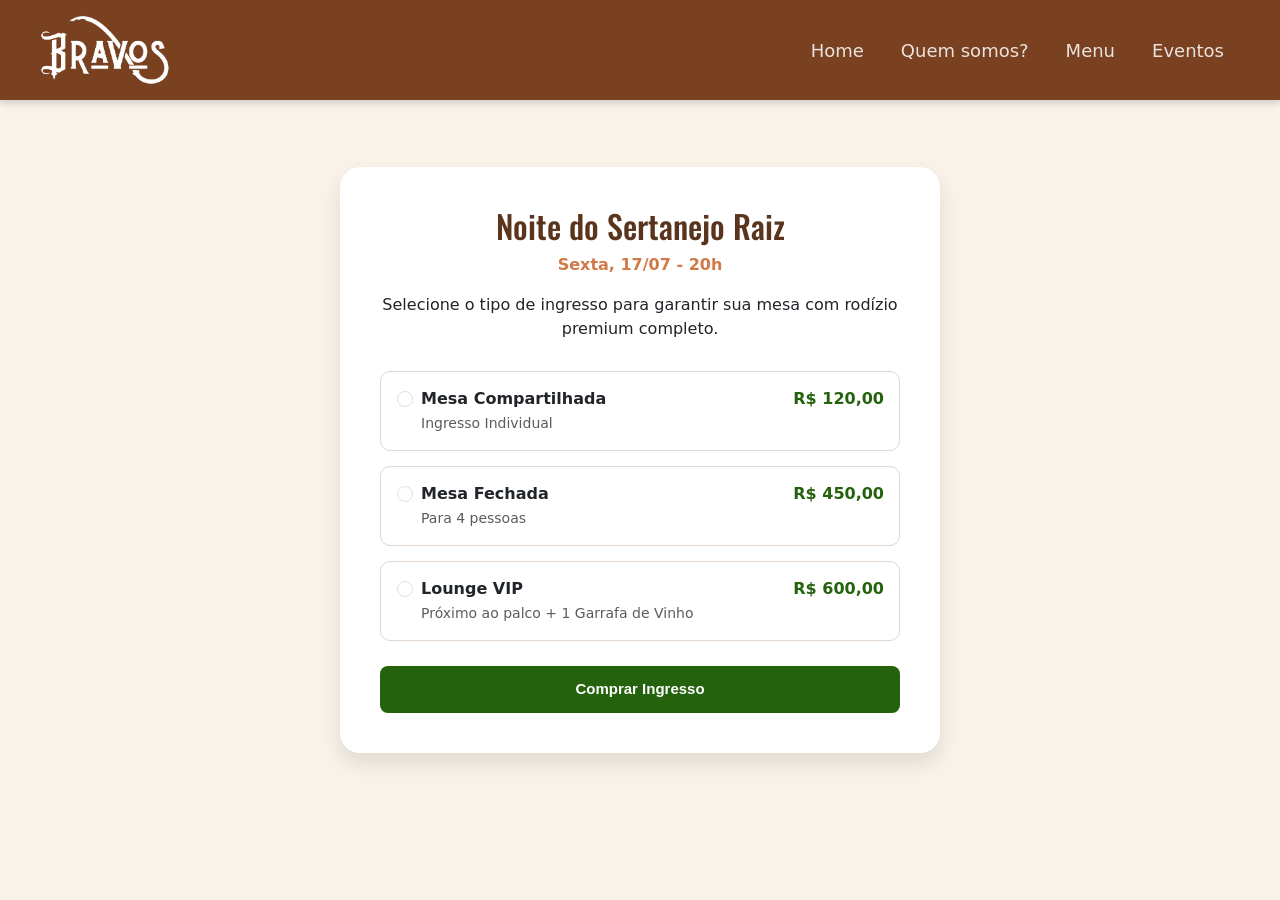
<file: puclic/eventos1.html>
<!DOCTYPE html>
<html lang="pt-br">
<head>
    <meta charset="UTF-8">
    <meta name="viewport" content="width=device-width, initial-scale=1.0">
    <title>Sertanejo Raiz - Bravos Churrascaria</title>
    <link href="https://cdn.jsdelivr.net/npm/bootstrap@5.3.8/dist/css/bootstrap.min.css" rel="stylesheet">
    <link rel="stylesheet" type="text/css" href="style.css">
</head>
<body style="background-color: #f7eee2bf;">
    
    <!-- Cabeçalho simplificado para navegação -->
<header>
        <a id="logo" href="index.html">
            <img src="img/img-logo2.png" alt="Logo Bravos">
        </a>
        <!-- Botão do menu responsivo para celular -->
        <button id="menu-toggle" aria-label="Abrir menu">&#9776;</button>
        <nav id="navegacao">
            <ul class="nav nav-pills">
                <li class="nav-item">
                    <a class="nav-link" href="index.html">Home</a>
                </li>
                <li class="nav-item">
                    <a class="nav-link" href="index.html#quem-somos">Quem somos?</a>
                </li>
                <li class="nav-item">
                    <a class="nav-link" href="index.html#Menu">Menu</a>
                </li>
                <li class="nav-item">
                    <a class="nav-link" href="index.html#Eventos">Eventos</a>
                </li>
            </ul>
        </nav>
    </header>
    <main style="min-height: 80vh; display: flex; justify-content: center; align-items: center; padding: 20px;">
        <div style="background-color: white; padding: 40px; border-radius: 20px; box-shadow: 0 10px 20px rgba(0,0,0,0.1); width: 100%; max-width: 600px;">
            <h2 style="color: #5b341d; font-family: 'Oswald', sans-serif; text-align: center;">Noite do Sertanejo Raiz</h2>
            <p style="text-align: center; color: #d27a47; font-weight: bold;">Sexta, 17/07 - 20h</p>
            <p style="text-align: center; margin-bottom: 30px;">Selecione o tipo de ingresso para garantir sua mesa com rodízio premium completo.</p>

            <div id="mensagemAlertaEvento" class="alert d-none" role="alert"></div>

            <form id="formCompraEvento">
                <div class="form-check" style="border: 1px solid #e2d6cd; padding: 15px 15px 15px 40px; border-radius: 10px; margin-bottom: 15px;">
                    <input class="form-check-input" type="radio" name="tipoIngresso" id="ingressoLote1" value="Mesa Compartilhada" required>
                    <label class="form-check-label w-100 d-flex justify-content-between" for="ingressoLote1">
                        <span><strong>Mesa Compartilhada</strong><br><small class="text-muted">Ingresso Individual</small></span>
                        <span style="color: #24620e; font-weight: bold;">R$ 120,00</span>
                    </label>
                </div>

                <div class="form-check" style="border: 1px solid #e2d6cd; padding: 15px 15px 15px 40px; border-radius: 10px; margin-bottom: 15px;">
                    <input class="form-check-input" type="radio" name="tipoIngresso" id="ingressoLote2" value="Mesa Fechada (4 Pessoas)">
                    <label class="form-check-label w-100 d-flex justify-content-between" for="ingressoLote2">
                        <span><strong>Mesa Fechada</strong><br><small class="text-muted">Para 4 pessoas</small></span>
                        <span style="color: #24620e; font-weight: bold;">R$ 450,00</span>
                    </label>
                </div>

                <div class="form-check" style="border: 1px solid #e2d6cd; padding: 15px 15px 15px 40px; border-radius: 10px; margin-bottom: 25px;">
                    <input class="form-check-input" type="radio" name="tipoIngresso" id="ingressoLote3" value="Lounge VIP">
                    <label class="form-check-label w-100 d-flex justify-content-between" for="ingressoLote3">
                        <span><strong>Lounge VIP</strong><br><small class="text-muted">Próximo ao palco + 1 Garrafa de Vinho</small></span>
                        <span style="color: #24620e; font-weight: bold;">R$ 600,00</span>
                    </label>
                </div>

                <button type="button" onclick="simularCompra()" style="background-color: #24620e; color: white; width: 100%; padding: 12px; border: none; border-radius: 8px; font-weight: bold; font-family: Verdana, sans-serif;">Comprar Ingresso</button>
            </form>
        </div>
    </main>

    <script>
        function simularCompra() {
            const opcaoSelecionada = document.querySelector('input[name="tipoIngresso"]:checked');
            const mensagemAlerta = document.getElementById("mensagemAlertaEvento");
            const formulario = document.getElementById("formCompraEvento");

            if (opcaoSelecionada) {
                mensagemAlerta.textContent = `Sucesso! Você garantiu o ingresso: ${opcaoSelecionada.value}. (Simulação concluída)`;
                mensagemAlerta.classList.remove("d-none", "alert-danger");
                mensagemAlerta.classList.add("alert-success");
                formulario.style.display = "none";
            } else {
                mensagemAlerta.textContent = "Por favor, selecione uma opção de ingresso.";
                mensagemAlerta.classList.remove("d-none", "alert-success");
                mensagemAlerta.classList.add("alert-danger");
            }
        }
    </script>
    
    <script src="script.js"></script>
</body>
</html>
</file>
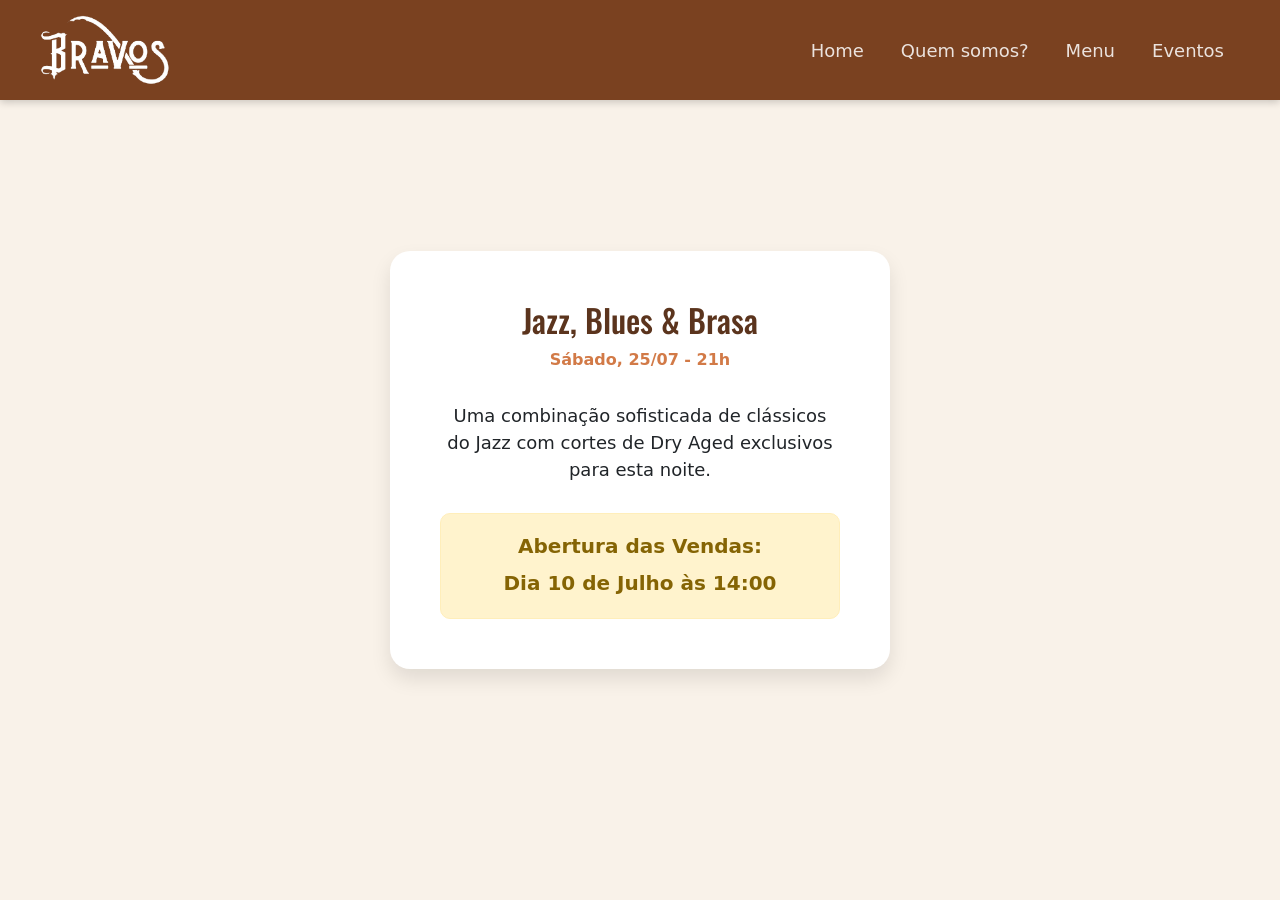
<file: puclic/eventos2.html>
<!DOCTYPE html>
<html lang="pt-br">
<head>
    <meta charset="UTF-8">
    <meta name="viewport" content="width=device-width, initial-scale=1.0">
    <title>Jazz, Blues & Brasa - Bravos Churrascaria</title>
    <link href="https://cdn.jsdelivr.net/npm/bootstrap@5.3.8/dist/css/bootstrap.min.css" rel="stylesheet">
    <link rel="stylesheet" type="text/css" href="style.css">
</head>
<body style="background-color: #f7eee2bf;">
    
<header>
        <a id="logo" href="index.html">
            <img src="img/img-logo2.png" alt="Logo Bravos">
        </a>
        <!-- Botão do menu responsivo para celular -->
        <button id="menu-toggle" aria-label="Abrir menu">&#9776;</button>
        <nav id="navegacao">
            <ul class="nav nav-pills">
                <li class="nav-item">
                    <a class="nav-link" href="index.html">Home</a>
                </li>
                <li class="nav-item">
                    <a class="nav-link" href="index.html#quem-somos">Quem somos?</a>
                </li>
                <li class="nav-item">
                    <a class="nav-link" href="index.html#Menu">Menu</a>
                </li>
                <li class="nav-item">
                    <a class="nav-link" href="index.html#Eventos">Eventos</a>
                </li>
            </ul>
        </nav>
    </header>

    <main style="min-height: 80vh; display: flex; justify-content: center; align-items: center; padding: 20px;">
        <div style="background-color: white; padding: 50px; border-radius: 20px; box-shadow: 0 10px 20px rgba(0,0,0,0.1); width: 100%; max-width: 500px; text-align: center;">
            <h2 style="color: #5b341d; font-family: 'Oswald', sans-serif;">Jazz, Blues & Brasa</h2>
            <p style="color: #d27a47; font-weight: bold; margin-bottom: 30px;">Sábado, 25/07 - 21h</p>
            
            <p style="font-size: 18px;">Uma combinação sofisticada de clássicos do Jazz com cortes de Dry Aged exclusivos para esta noite.</p>
            
            <div style="background-color: #fff3cd; color: #856404; padding: 20px; border-radius: 10px; border: 1px solid #ffeeba; margin-top: 30px;">
                <h5 style="margin: 0; font-weight: bold;">Abertura das Vendas:</h5>
                <p style="margin: 10px 0 0 0; font-size: 20px;"><strong>Dia 10 de Julho às 14:00</strong></p>
            </div>
        </div>
    </main>
    <script src="script.js"></script>
</body>
</html>
</file>
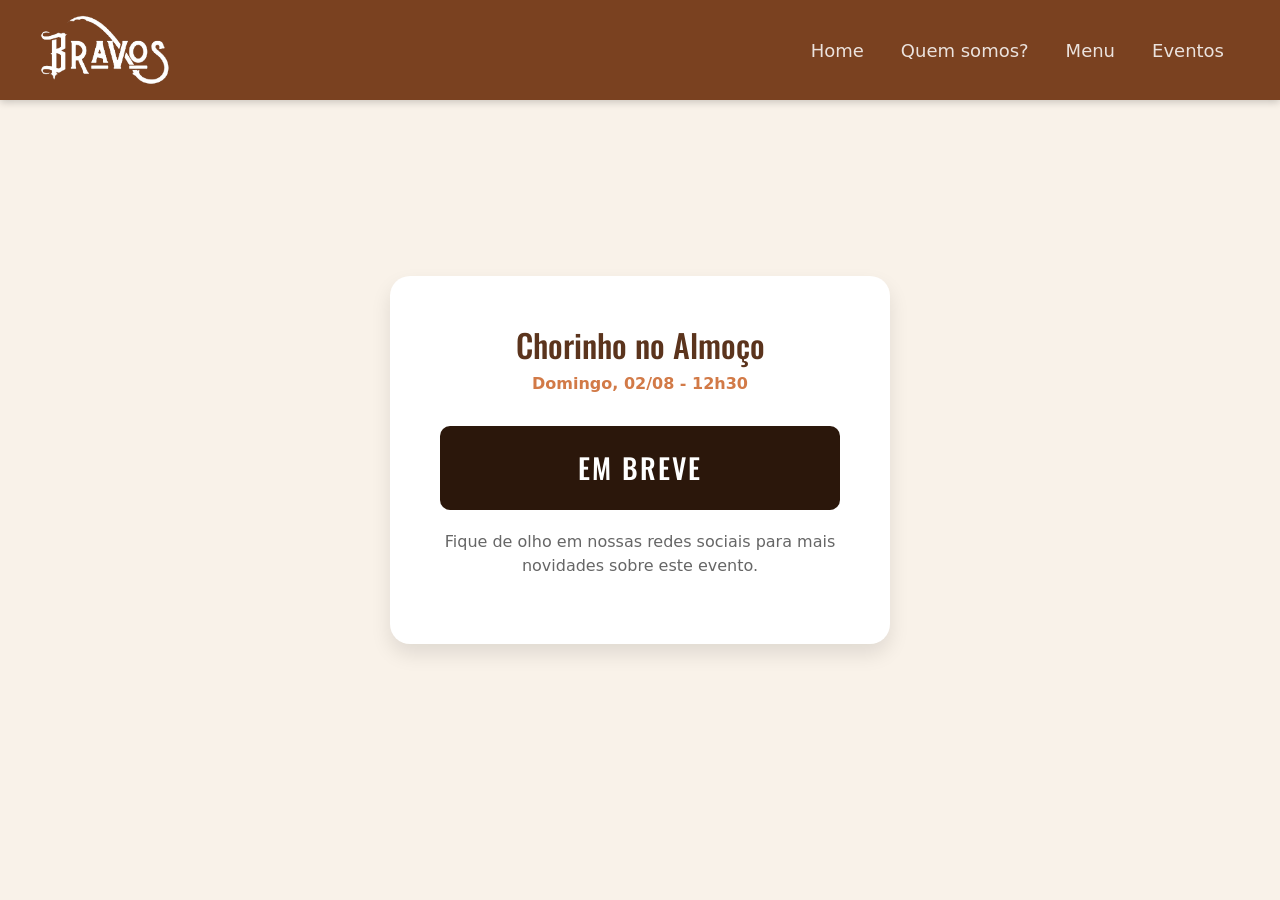
<file: puclic/eventos3.html>
<!DOCTYPE html>
<html lang="pt-br">
<head>
    <meta charset="UTF-8">
    <meta name="viewport" content="width=device-width, initial-scale=1.0">
    <title>Chorinho no Almoço - Bravos Churrascaria</title>
    <link href="https://cdn.jsdelivr.net/npm/bootstrap@5.3.8/dist/css/bootstrap.min.css" rel="stylesheet">
    <link rel="stylesheet" type="text/css" href="style.css">
</head>
<body style="background-color: #f7eee2bf;">
    
<header>
        <a id="logo" href="index.html">
            <img src="img/img-logo2.png" alt="Logo Bravos">
        </a>
        <button id="menu-toggle" aria-label="Abrir menu">&#9776;</button>
        <nav id="navegacao">
            <ul class="nav nav-pills">
                <li class="nav-item">
                    <a class="nav-link" href="index.html">Home</a>
                </li>
                <li class="nav-item">
                    <a class="nav-link" href="index.html#quem-somos">Quem somos?</a>
                </li>
                <li class="nav-item">
                    <a class="nav-link" href="index.html#Menu">Menu</a>
                </li>
                <li class="nav-item">
                    <a class="nav-link" href="index.html#Eventos">Eventos</a>
                </li>
            </ul>
        </nav>
    </header>

    <main style="min-height: 80vh; display: flex; justify-content: center; align-items: center; padding: 20px;">
        <div style="background-color: white; padding: 50px; border-radius: 20px; box-shadow: 0 10px 20px rgba(0,0,0,0.1); width: 100%; max-width: 500px; text-align: center;">
            <h2 style="color: #5b341d; font-family: 'Oswald', sans-serif;">Chorinho no Almoço</h2>
            <p style="color: #d27a47; font-weight: bold; margin-bottom: 30px;">Domingo, 02/08 - 12h30</p>
            
            <div style="background-color: #2b170b; color: white; padding: 25px; border-radius: 10px; margin-top: 20px;">
                <h3 style="margin: 0; font-family: 'Oswald', sans-serif; letter-spacing: 2px; text-transform: uppercase;">Em Breve</h3>
            </div>
            
            <p style="margin-top: 20px; color: #666;">Fique de olho em nossas redes sociais para mais novidades sobre este evento.</p>
        </div>
    </main>
    <script src="script.js"></script>
</body>
</html>
</file>
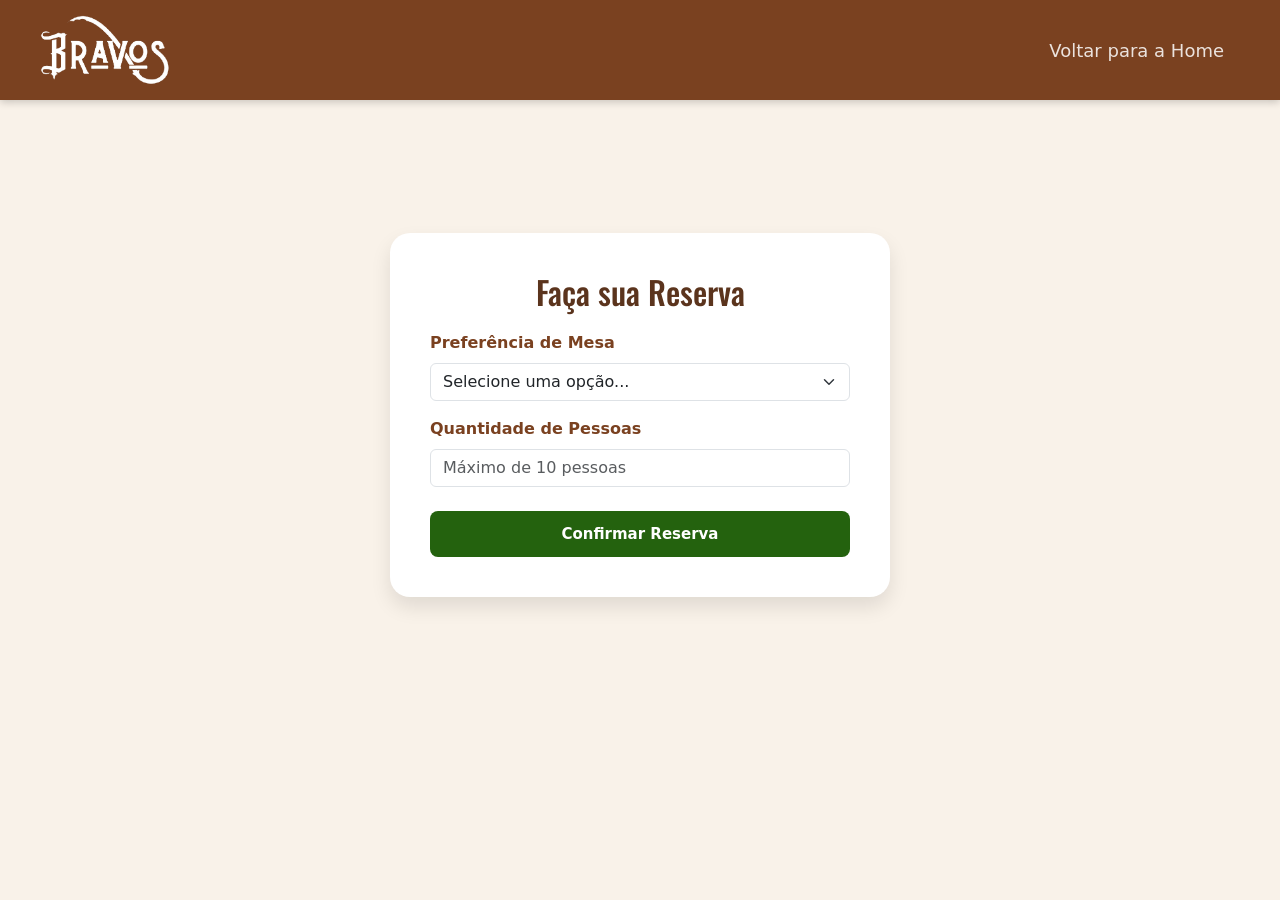
<file: puclic/reserva.html>
<!DOCTYPE html>
<html lang="pt-br">
<head>
    <meta charset="UTF-8">
    <meta name="viewport" content="width=device-width, initial-scale=1.0">
    <title>Reserva - Bravos Churrascaria</title>
    <link href="https://cdn.jsdelivr.net/npm/bootstrap@5.3.8/dist/css/bootstrap.min.css" rel="stylesheet">
    <link rel="stylesheet" type="text/css" href="style.css">
</head>
<body>
    <header>
        <a id="logo" href="index.html">
            <img src="img/img-logo2.png" alt="Logo Bravos">
        </a>
        <nav id="navegacao">
            <ul class="nav nav-pills">
                <li class="nav-item">
                    <a class="nav-link" href="index.html">Voltar para a Home</a>
                </li>
            </ul>
        </nav>
    </header>

    <main style="min-height: 70vh; display: flex; justify-content: center; align-items: center;">
        <section id="area-reserva" style="background-color: white; padding: 40px; border-radius: 20px; box-shadow: 0 10px 20px rgba(0,0,0,0.1); width: 100%; max-width: 500px;">
            <h2 style="color: #5b341d; font-family: 'Oswald', sans-serif; text-align: center; margin-bottom: 20px;">Faça sua Reserva</h2>

            <div id="mensagemAlerta" class="alert d-none" role="alert"></div>

            <form id="formReserva">
                <div class="mb-3">
                    <label for="mesa" class="form-label" style="font-weight: bold; color: #7a4120;">Preferência de Mesa</label>
                    <select class="form-select" id="mesa" required>
                        <option value="" disabled selected>Selecione uma opção...</option>
                        <option value="Salao Principal">Salão Principal</option>
                        <option value="Area Externa">Área Externa</option>
                        <option value="Proximo a Churrasqueira">Próximo à Churrasqueira</option>
                        <option value="Espaco Kids">Próximo ao Espaço Kids</option>
                    </select>
                </div>

                <div class="mb-4">
                    <label for="pessoas" class="form-label" style="font-weight: bold; color: #7a4120;">Quantidade de Pessoas</label>
                    <!-- O input number com max="10" trava a inserção de números maiores -->
                    <input type="number" class="form-control" id="pessoas" min="1" max="10" placeholder="Máximo de 10 pessoas" required>
                </div>

                <button type="submit" id="confirmarReserva" style="background-color: #24620e; color: white; width: 100%; padding: 12px; border: none; border-radius: 8px; font-weight: bold; transition: 0.3s;">Confirmar Reserva</button>
            </form>
        </section>
    </main>

    <script src="script.js"></script>
</body>
</html>
</file>
<file: puclic/style.css>
/* Fontes e Imagens */
@import url('https://fonts.googleapis.com/css2?family=Oswald:wght@200..700&family=Sekuya&display=swap');
@import url('https://fonts.googleapis.com/css2?family=Sekuya&display=swap');

html {
    scroll-behavior: smooth;
}

header {
    position: sticky;
    top: 0;
    z-index: 9999;

    display: flex;
    justify-content: space-between;
    align-items: center;

    padding: 15px 40px;
    background: #7a4120;

    box-shadow: 0 2px 8px rgba(0, 0, 0, .2);
}

#logo {
    display: flex;
}

#logo img {
    height: 70px;
    width: auto;
}

#navegacao {
    font-size: 18px;
    font-weight: 500;
}

#navegacao .nav-link {
    color: rgba(255, 255, 255, 0.85);
    transition: all 0.2s ease-in-out;
    margin-left: 5px;
}

#navegacao .nav-link:hover:not(.disabled) {
    color: #ffffff;
    background-color: rgba(255, 255, 255, 0.15);
}

#navegacao .nav-pills .nav-link.active {
    color: #8A4721 !important;
    background-color: #ffffff !important;
}

#navegacao .nav-link.disabled {
    color: rgba(255, 255, 255, 0.35) !important;
}

#menu-toggle {
    display: none;
    background: none;
    border: 1px solid rgba(255, 255, 255, 0.5);
    border-radius: 5px;
    color: white;
    font-size: 24px;
    cursor: pointer;
    padding: 5px 15px;
}

/* NOVO: Classe que o JavaScript vai usar para mostrar o menu */
#navegacao.ativo {
    display: block !important;
}


/* Começo corpo da página Index (Home) */
/* Primeira Seção */
body {
    background-color: #f7eee2bf;
}

/* Primeira Seção Corrigida com Flexbox */
#home-intro {
    display: flex;
    align-items: center;
    justify-content: center; /* ALTERADO: Centraliza os itens no meio da tela */
    gap: 100px; /* Aumentamos um pouco o espaço entre o texto e a foto para respirar melhor */
    max-width: 1200px; /* Define um tamanho máximo igual ao das outras seções */
    margin: 100px auto; /* O 'auto' nas laterais garante que a seção inteira fique no centro da página */
}

#conteudo-intro {
    display: flex;
    flex-direction: column;
    max-width: 600px;
}

#textoIntro {
    font-family: "Elms Sans", sans-serif;
    text-align: justify;
    font-size: 20px;
    /* Removemos o float: left e a largura fixa que estavam quebrando o layout */
}

#destaque {
    font-family: "Oswald", system-ui;
    font-size: 24px;
    color: #5b341d;
}

#nomeDestaque {
    font-family: "Sekuya", system-ui;
    font-size: 32px;
    color: #d27a47;
}

#botoes-intro {
    display: flex;
    gap: 15px;
    margin-top: 20px;
}

#foto {
    display: flex;
    justify-content: center;
}

#foto img {
    max-width: 550px;
    width: 100%;
    height: 370px;
    object-fit: cover;
    border-radius: 20px;
    transition: transform 0.5s cubic-bezier(0.175, 0.885, 0.32, 1.275);
}

#foto img:hover {
    transform: scale(1.05) rotate(2deg);
}

button {
    flex: 1;
    padding: 10px;
    border: 1px rgb(112, 80, 52);
    border-radius: 10px;
    cursor: pointer;
    font-size: 15px;
    transition: .3s;
}

#reserva {
    background-color: #24620e;
    width: 280px;
    font-family: Verdana, Geneva, Tahoma, sans-serif;
    font-weight: bold;
    color: #ffffff;
}

#reserva:hover {
    background: #3ea619;
    border: 1px #164505;
    transform: scale(1.01);
}

#visualizarMenu {
    background-color: #24620e;
    width: 280px;
    font-family: Verdana, Geneva, Tahoma, sans-serif;
    font-weight: bold;
    color: #ffffff;
}

#visualizarMenu:hover {
    background: #3ea619;
    border: 1px #164505;
    transform: scale(1.01);
}

/* Fim da Primeira Seção */


/* Segunda Seção */
#LinhasID {
    display: flex;
    justify-content: center;
    align-items: center;
    max-width: 1200px;
    width: 100%;
    margin: 70px auto 0;
    /* ALTERADO: Adicionado 'auto' para centralizar perfeitamente */
}

.linha-decorativa {
    flex: 1;
    /* ALTERADO: Isso faz a linha crescer ou encolher automaticamente conforme a tela */
    max-width: 450px;
    /* Limita o tamanho máximo para não esticar demais em telas gigantes */
    height: 2px;
    background-color: #d27a47;
}

#Star {
    color: #d27a47;
    font-size: 38px;
    padding: 0 20px;
    line-height: 1;
}

#text {
    margin-top: 15px;
    font-family: "Oswald", system-ui;
    color: #5b341d;
    text-align: center;
}

#text h1 {
    font-size: 45px;
}

.cards-historia-container {
    max-width: 1200px;
    margin: 30px auto 0;
    /* ALTERADO: Adicionado 'auto' para centralizar os cards com o título */
    border-radius: 20px;
    padding: 35px;
    box-sizing: border-box;
    display: grid;
    grid-template-columns: repeat(auto-fit, minmax(240px, 1fr));
    gap: 25px;
}

.card-historia-item {
    background-color: #ffffff;
    border-radius: 12px;
    overflow: hidden;
    border: solid 1px rgba(210, 122, 71, 0.15);
    display: flex;
    flex-direction: column;

    transition: transform 0.3s ease, box-shadow 0.3s ease, outline 0.3s ease;
}

.card-historia-item:hover {
    transform: translateY(-8px);
    box-shadow: 0 12px 24px rgba(210, 122, 71, 0.25);
    outline: 2px solid #d27a47;
    outline-offset: 4px;
}

.card-historia-imagem img {
    width: 100%;
    height: 180px;
    object-fit: cover;
}

.card-historia-texto {
    padding: 20px;
    display: flex;
    flex-direction: column;
    gap: 10px;
}

.card-historia-texto h2 {
    color: #d27a47;
    font-size: 22px;
    margin: 0;
}

.card-historia-texto p {
    font-size: 15px;
    line-height: 1.5;
    color: #555;
    margin: 0;
}

/* Fim da Segunda Seção */



/* Terceira Seção */
#Menu {
    display: flex;
    justify-content: center;

    animation: aparecerSuave linear both;
    animation-timeline: view();
    animation-range: entry 10% cover 40%;
}

#fundo-menu {
    margin-top: 60px;
    max-width: 1200px;
    width: 100%;
    background-color: rgba(235, 225, 204, 0.804);
    border-radius: 20px;
    padding: 15px 35px 35px 35px;
    box-sizing: border-box;
    display: flex;
    flex-direction: column;
    gap: 25px;
}

#LinhasID-menu {
    display: flex;
    justify-content: space-around;
    align-items: center;
    width: 100%;
    margin-top: -50px;
    position: relative;
    z-index: 10;
}

.linha-decorativa-menu {
    width: 450px;
    height: 3px;
    background-color: #d27a47;
}

#title-menu {
    font-family: "Oswald", system-ui;
    color: #5b341d;
    font-size: 55px;
    margin: 0;
    padding: 0 20px;
    line-height: 1;
}

.categoria-titulo {
    font-family: "Oswald", system-ui;
    color: #d27a47;
    font-size: 26px;
    text-transform: uppercase;
    letter-spacing: 1px;
    margin-top: 30px;
    margin-bottom: 5px;
    border-left: 4px solid #5b341d;
    padding-left: 12px;
}

.texto-menu {
    margin-top: 20px;
    display: grid;
    grid-template-columns: repeat(auto-fit, minmax(280px, 1fr));
    gap: 30px;
}

.item-cardapio {
    display: flex;
    flex-direction: column;
    gap: 6px;
    border-bottom: 1px dashed rgba(91, 52, 29, 0.15);
    padding-bottom: 15px;
}

.item-cardapio h3 {
    font-family: "Oswald", system-ui;
    color: #5b341d;
    font-size: 20px;
    margin: 0;
    text-transform: uppercase;
    letter-spacing: 0.5px;
}

.item-cardapio p {
    font-family: sans-serif;
    color: #666;
    font-size: 15px;
    line-height: 1.4;
    margin: 0;
}

@keyframes aparecerSuave {
    from {
        opacity: 0;
        transform: translateY(30px);
    }

    to {
        opacity: 1;
        transform: translateY(0);
    }
}

/* Fim da Terceira Seção */



/* Início da Quarta Seção */

#Eventos {
    padding: 60px 20px;
    background-color: #ffffff;
    /* Fundo claro para dar um contraste limpo com o menu */
}

#fundo-eventos {
    /* Alinhamento centralizado */
    max-width: 1100px;
    margin: 0 auto;
}

#LinhasID-eventos {
    display: flex;
    justify-content: center;
    align-items: center;
    gap: 20px;
    margin-bottom: 40px;
}

#title-eventos {
    font-family: 'Oswald', sans-serif;
    font-size: 36px;
    color: #7a4120;
    text-align: center;
    letter-spacing: 2px;
    margin: 0;
}

.texto-eventos {
    display: flex;
    flex-wrap: wrap;
    gap: 30px;
    justify-content: center;
}

.item-evento {
    background-color: #fdfaf7;
    /* Off-white suave puxado para o tom amadeirado */
    border: 1px solid #e2d6cd;
    border-radius: 12px;
    padding: 30px;
    flex: 1;
    min-width: 280px;
    /* Garante que fique responsivo em telas menores */
    max-width: 340px;
    display: flex;
    flex-direction: column;
    box-shadow: 0 4px 6px rgba(0, 0, 0, 0.02);
    transition: transform 0.3s ease, box-shadow 0.3s ease;
}

.item-evento:hover {
    transform: translateY(-5px);
    box-shadow: 0 10px 20px rgba(122, 65, 32, 0.1);
}

.data-evento {
    color: #7a4120;
    font-size: 13px;
    font-weight: bold;
    text-transform: uppercase;
    letter-spacing: 0.5px;
    margin-bottom: 10px;
    display: block;
}

.item-evento h3 {
    font-family: 'Oswald', sans-serif;
    font-size: 22px;
    color: #222222;
    margin-bottom: 12px;
}

.item-evento p {
    font-size: 14px;
    color: #555555;
    line-height: 1.6;
    margin-bottom: 25px;
    flex-grow: 1;
}

.botao-evento {
    background-color: #7a4120;
    color: #ffffff;
    border: none;
    padding: 12px 20px;
    font-size: 13px;
    font-weight: bold;
    text-transform: uppercase;
    letter-spacing: 1px;
    border-radius: 6px;
    cursor: pointer;
    transition: background-color 0.2s ease-in-out;
    width: 100%;
}

.botao-evento:hover {
    background-color: #5a2e14;
}

/* Fim da Quarta Seção */



/* --- Estilização da Quinta Seção (Rodapé) --- */
#rodape {
    background-color: #2b170b;
    color: rgba(255, 255, 255, 0.8);
    padding: 50px 20px 20px 20px;
    font-size: 14px;
}

.fundo-rodape {
    max-width: 1100px;
    margin: 0 auto;
}

.conteiner-rodape {
    display: flex;
    flex-wrap: wrap;
    gap: 40px;
    justify-content: space-between;
    padding-bottom: 30px;
    border-bottom: 1px solid rgba(255, 255, 255, 0.1);
}

.coluna-rodape {
    flex: 1;
    min-width: 250px;
}

.coluna-rodape h3 {
    font-family: 'Oswald', sans-serif;
    color: #ffffff;
    font-size: 18px;
    letter-spacing: 1px;
    margin-bottom: 20px;
    text-transform: uppercase;
}

.coluna-rodape p {
    line-height: 1.6;
    margin-bottom: 10px;
}

.horario-rodape {
    display: block;
    margin-top: 15px;
    font-size: 13px;
    color: #e2d6cd;
}

/* Links do Rodapé */
.links-rodape {
    list-style: none;
    padding: 0;
    margin: 0;
}

.links-rodape li {
    margin-bottom: 10px;
}

.links-rodape a {
    color: rgba(255, 255, 255, 0.8);
    text-decoration: none;
    transition: color 0.2s ease;
}

.links-rodape a:hover {
    color: #e2d6cd;
}

.direitos-rodape {
    text-align: center;
    padding-top: 20px;
    font-size: 12px;
    color: rgba(255, 255, 255, 0.5);
}

/* RESPONSIVIDADE */

@media (max-width: 992px) {
    header {
        flex-direction: row;
        flex-wrap: wrap;
        justify-content: space-between;
    }

    .nav {
        flex-direction: column;
        text-align: center;
    }

    section {
        margin: 20px;
    }

    #foto {
        float: none;
        text-align: center;
    }

    #foto img {
        width: 100%;
        height: auto;
    }

    #textoIntro {
        float: none;
        width: 100%;
        margin-top: 25px;
        text-align: center;
    }

    button {
        width: 100%;
        margin-top: 10px;
    }

    .cards-historia-container {
        grid-template-columns: 1fr;
    }

    .linha-decorativa {
        width: 35%;
    }

    /* Mostra o botão hambúrguer no celular */
    #menu-toggle {
        display: block;
    }

    /* Esconde a navegação padrão e prepara para o clique */
    #navegacao {
        display: none;
        width: 100%;
        margin-top: 15px;
    }

    /* Comportamento da Primeira Seção no celular */
    #home-intro {
        flex-direction: column-reverse;
        text-align: center;
        margin: 20px;
    }

    #conteudo-intro {
        align-items: center;
    }

    #botoes-intro {
        display: flex;
        flex-direction: column;
        align-items: center;
        width: 100%;
        gap: 15px;
        margin-top: 25px;
    }

    #botoes-intro button {
        width: 280px;
        max-width: 100%;
        margin-top: 0;
    }

}


@media (max-width: 576px) {
    header {
        padding: 15px;
    }

    #logo img {
        height: 55px;
    }

    #text h1 {
        font-size: 32px;
    }

    #destaque {
        font-size: 20px;
    }

    #nomeDestaque {
        font-size: 28px;
    }

    #textoIntro {
        font-size: 18px;
    }

    button {
        font-size: 16px;
    }
}

/* Regra para telas grandes (4K) */
@media (min-width: 2000px) {

    header,
    main,
    footer {
        max-width: 1400px;
        margin: 0 auto;
    }
}

@media (max-width:576px) {

    header {
        padding: 15px;
    }

    #logo img {
        height: 55px;
    }

    #text h1 {
        font-size: 32px;
    }

    #destaque {
        font-size: 20px;
    }

    #nomeDestaque {
        font-size: 28px;
    }

    #textoIntro {
        font-size: 18px;
    }

    button {
        font-size: 16px;
    }

}
</file>
